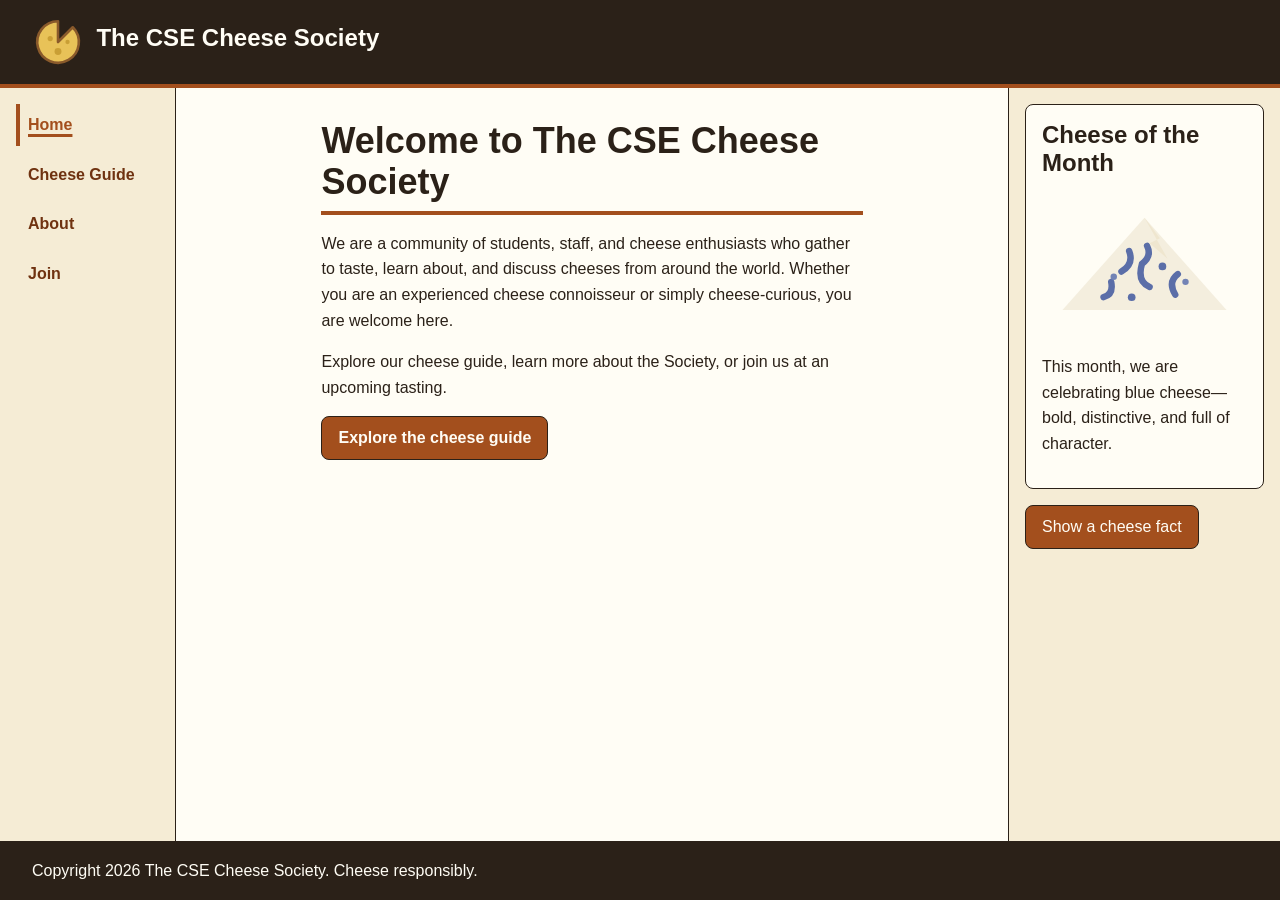
<file: index.html>
<!DOCTYPE html>
<html lang="en">
<head>
  <meta charset="utf-8">
  <meta name="viewport" content="width=device-width, initial-scale=1">
  <meta name="description" content="Meet The CSE Cheese Society and discover this month's featured cheese.">
  <title>Home | The CSE Cheese Society</title>
  <link rel="stylesheet" href="styles/tokens.css">
  <link rel="stylesheet" href="styles/global.css">
  <link rel="stylesheet" href="styles/site.css">
  <link rel="stylesheet" href="styles/home.css">
</head>
<body>
  <header>
    <a href="index.html" aria-label="The CSE Cheese Society home">
      <img src="images/logo.svg" alt="" width="120" height="120">
    </a>
    <p><a href="index.html">The CSE Cheese Society</a></p>
  </header>

  <nav aria-label="Main navigation">
    <ul>
      <li><a href="index.html" aria-current="page">Home</a></li>
      <li><a href="guide/index.html">Cheese Guide</a></li>
      <li><a href="about.html">About</a></li>
      <li><a href="join.html">Join</a></li>
    </ul>
  </nav>

  <main>
    <h1>Welcome to The CSE Cheese Society</h1>

    <p>We are a community of students, staff, and cheese enthusiasts who gather to taste, learn about, and discuss cheeses from around the world. Whether you are an experienced cheese connoisseur or simply cheese-curious, you are welcome here.</p>

    <p>Explore our cheese guide, learn more about the Society, or join us at an upcoming tasting.</p>

    <p class="call-to-action"><a href="guide/index.html">Explore the cheese guide</a></p>
  </main>

  <aside>
    <section>
      <h2>Cheese of the Month</h2>
      <img src="images/cheese-blue.svg" alt="A crumbly wedge of blue cheese with dark veins" width="160" height="120">
      <p>This month, we are celebrating blue cheese—bold, distinctive, and full of character.</p>
    </section>

    <button type="button" commandfor="cheese-fact" command="toggle-popover">Show a cheese fact</button>

    <section id="cheese-fact" popover>
      <h2>Cheese Fact</h2>
      <p>Cheese is one of the world’s oldest prepared foods, with evidence of cheesemaking dating back thousands of years.</p>
    </section>
  </aside>

  <footer>
    <p>Copyright 2026 The CSE Cheese Society. Cheese responsibly.</p>
  </footer>
</body>
</html>
</file>
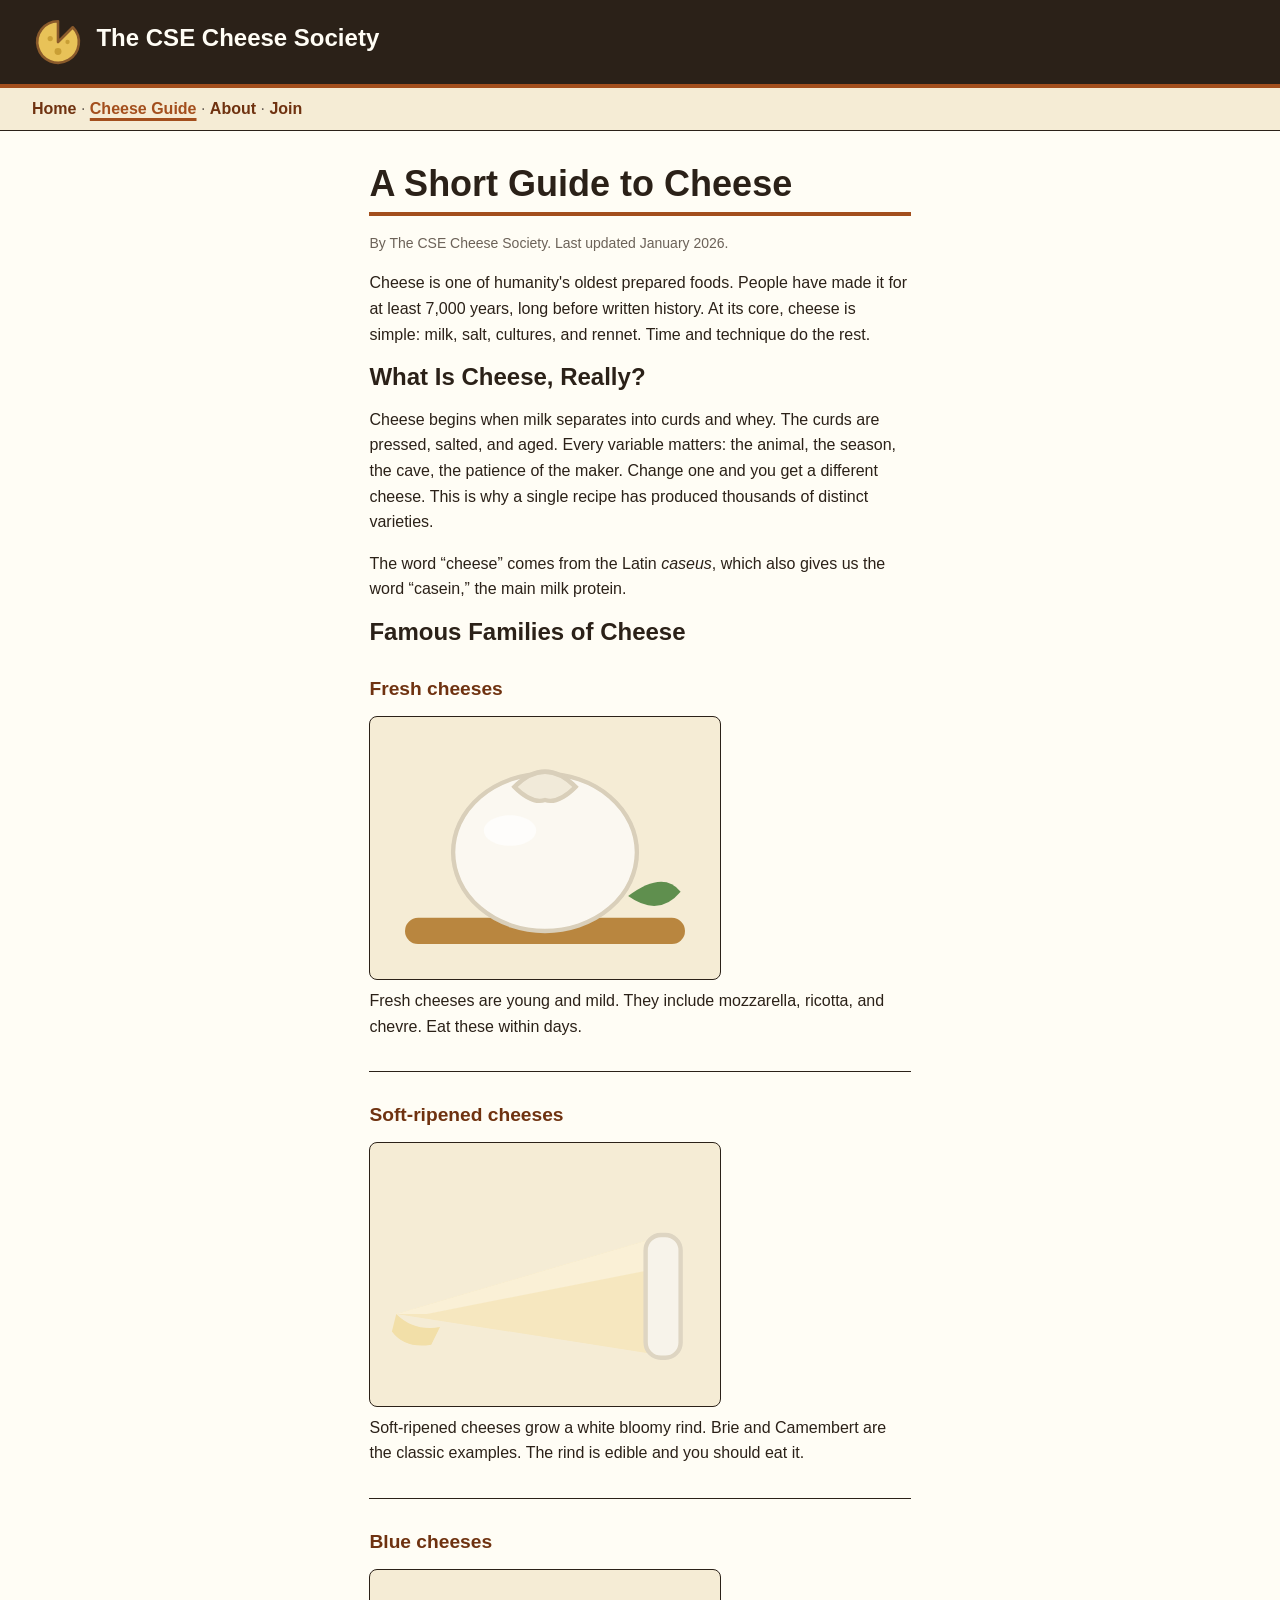
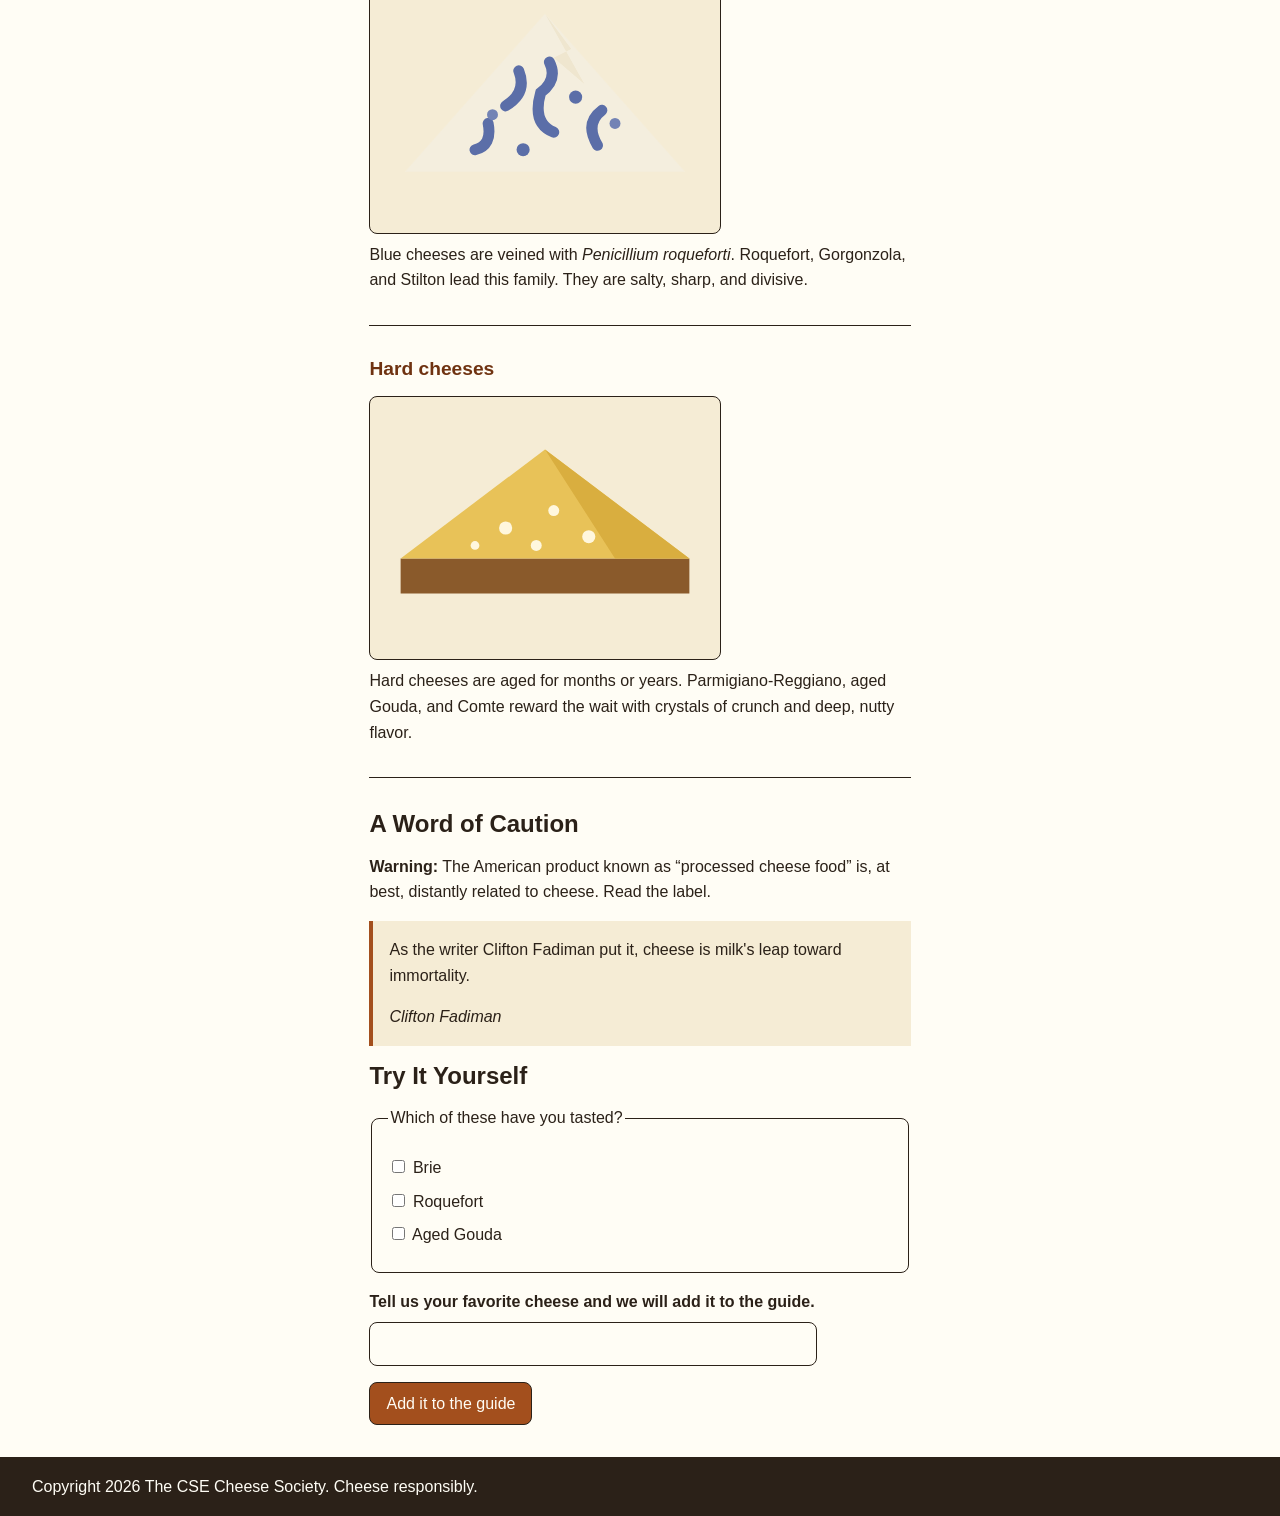
<file: guide/index.html>
<!DOCTYPE html>
<html lang="en">
<head>
  <meta charset="utf-8">
  <meta name="viewport" content="width=device-width, initial-scale=1">
  <meta name="description" content="Read The CSE Cheese Society's short guide to fresh, soft-ripened, blue, and hard cheeses.">
  <title>A Short Guide to Cheese | The CSE Cheese Society</title>
  <link rel="stylesheet" href="../styles/tokens.css">
  <link rel="stylesheet" href="../styles/global.css">
  <link rel="stylesheet" href="../styles/site.css">
  <link rel="stylesheet" href="../styles/guide.css">
</head>
<body>
  <header>
    <a href="../index.html" aria-label="The CSE Cheese Society home">
      <img src="../images/logo.svg" alt="" width="120" height="120">
    </a>
    <p><a href="../index.html">The CSE Cheese Society</a></p>
  </header>

  <nav aria-label="Main navigation">
    <ul>
      <li><a href="../index.html">Home</a></li>
      <li><a href="index.html" aria-current="page">Cheese Guide</a></li>
      <li><a href="../about.html">About</a></li>
      <li><a href="../join.html">Join</a></li>
    </ul>
  </nav>

  <main>
    <h1>A Short Guide to Cheese</h1>
    <p class="byline">By The CSE Cheese Society. Last updated January 2026.</p>

    <p>Cheese is one of humanity's oldest prepared foods. People have made it for at least 7,000 years, long before written history. At its core, cheese is simple: milk, salt, cultures, and rennet. Time and technique do the rest.</p>

    <section>
      <h2>What Is Cheese, Really?</h2>
      <p>Cheese begins when milk separates into curds and whey. The curds are pressed, salted, and aged. Every variable matters: the animal, the season, the cave, the patience of the maker. Change one and you get a different cheese. This is why a single recipe has produced thousands of distinct varieties.</p>
      <p>The word “cheese” comes from the Latin <em>caseus</em>, which also gives us the word “casein,” the main milk protein.</p>
    </section>

    <section>
      <h2>Famous Families of Cheese</h2>

      <article class="family-entry">
        <a href="fresh.html">
          <h3>Fresh cheeses</h3>
          <img class="guide-fresh-image" src="../images/cheese-fresh.svg" alt="A ball of fresh mozzarella on a small board" width="160" height="120" loading="lazy">
        </a>
        <p>Fresh cheeses are young and mild. They include mozzarella, ricotta, and chevre. Eat these within days.</p>
      </article>

      <article class="family-entry">
        <a href="soft.html">
          <h3>Soft-ripened cheeses</h3>
          <img class="guide-soft-image" src="../images/cheese-soft.svg" alt="A wedge of soft-ripened Brie with a bloomy white rind" width="160" height="120" loading="lazy">
        </a>
        <p>Soft-ripened cheeses grow a white bloomy rind. Brie and Camembert are the classic examples. The rind is edible and you should eat it.</p>
      </article>

      <article class="family-entry">
        <a href="blue.html">
          <h3>Blue cheeses</h3>
          <img class="guide-blue-image" src="../images/cheese-blue.svg" alt="A crumbly wedge of blue cheese with dark veins" width="160" height="120" loading="lazy">
        </a>
        <p>Blue cheeses are veined with <em>Penicillium roqueforti</em>. Roquefort, Gorgonzola, and Stilton lead this family. They are salty, sharp, and divisive.</p>
      </article>

      <article class="family-entry">
        <a href="hard.html">
          <h3>Hard cheeses</h3>
          <img class="guide-hard-image" src="../images/cheese-hard.svg" alt="A dense wedge of aged hard cheese with crunchy crystals" width="160" height="120" loading="lazy">
        </a>
        <p>Hard cheeses are aged for months or years. Parmigiano-Reggiano, aged Gouda, and Comte reward the wait with crystals of crunch and deep, nutty flavor.</p>
      </article>
    </section>

    <section>
      <h2>A Word of Caution</h2>
      <p><strong>Warning:</strong> The American product known as “processed cheese food” is, at best, distantly related to cheese. Read the label.</p>
      <blockquote>
        <p>As the writer Clifton Fadiman put it, cheese is milk's leap toward immortality.</p>
        <cite>Clifton Fadiman</cite>
      </blockquote>
    </section>

    <section>
      <h2>Try It Yourself</h2>
      <form action="index.html" method="get">
        <fieldset>
          <legend>Which of these have you tasted?</legend>
          <label><input name="tasted" type="checkbox" value="brie"> Brie</label>
          <label><input name="tasted" type="checkbox" value="roquefort"> Roquefort</label>
          <label><input name="tasted" type="checkbox" value="aged-gouda"> Aged Gouda</label>
        </fieldset>

        <label for="guide-favorite">Tell us your favorite cheese and we will add it to the guide.</label>
        <input id="guide-favorite" name="favorite" type="text">
        <button type="submit">Add it to the guide</button>
      </form>
    </section>
  </main>

  <footer>
    <p>Copyright 2026 The CSE Cheese Society. Cheese responsibly.</p>
  </footer>
</body>
</html>
</file>
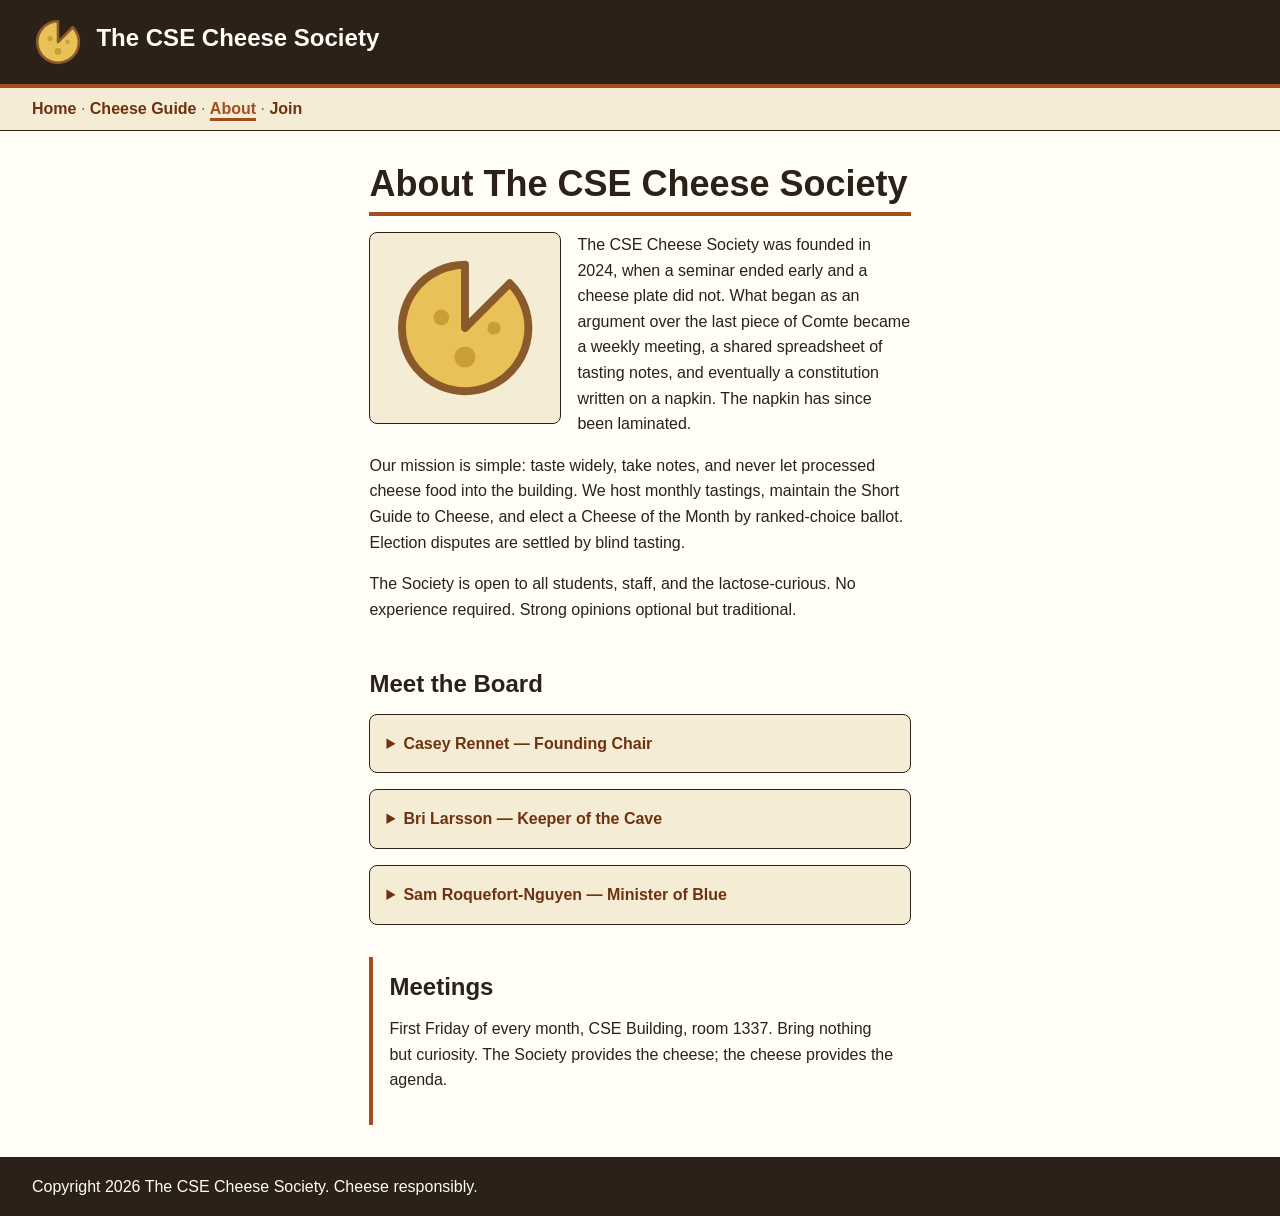
<file: about.html>
<!DOCTYPE html>
<html lang="en">
<head>
  <meta charset="utf-8">
  <meta name="viewport" content="width=device-width, initial-scale=1">
  <meta name="description" content="Learn the history, mission, board, and meeting schedule of The CSE Cheese Society.">
  <title>About | The CSE Cheese Society</title>
  <link rel="stylesheet" href="styles/tokens.css">
  <link rel="stylesheet" href="styles/global.css">
  <link rel="stylesheet" href="styles/site.css">
  <link rel="stylesheet" href="styles/about.css">
</head>
<body>
  <header>
    <a href="index.html" aria-label="The CSE Cheese Society home">
      <img src="images/logo.svg" alt="" width="120" height="120">
    </a>
    <p><a href="index.html">The CSE Cheese Society</a></p>
  </header>

  <nav aria-label="Main navigation">
    <ul>
      <li><a href="index.html">Home</a></li>
      <li><a href="guide/index.html">Cheese Guide</a></li>
      <li><a href="about.html" aria-current="page">About</a></li>
      <li><a href="join.html">Join</a></li>
    </ul>
  </nav>

  <main>
    <h1>About The CSE Cheese Society</h1>

    <figure class="society-mark">
      <img src="images/logo.svg" alt="The CSE Cheese Society logo: a cheese wheel with one wedge cut out" width="120" height="120">
    </figure>

    <p>The CSE Cheese Society was founded in 2024, when a seminar ended early and a cheese plate did not. What began as an argument over the last piece of Comte became a weekly meeting, a shared spreadsheet of tasting notes, and eventually a constitution written on a napkin. The napkin has since been laminated.</p>

    <p>Our mission is simple: taste widely, take notes, and never let processed cheese food into the building. We host monthly tastings, maintain the Short Guide to Cheese, and elect a Cheese of the Month by ranked-choice ballot. Election disputes are settled by blind tasting.</p>

    <p>The Society is open to all students, staff, and the lactose-curious. No experience required. Strong opinions optional but traditional.</p>

    <section class="board">
      <h2>Meet the Board</h2>

      <details>
        <summary>Casey Rennet — Founding Chair</summary>
        <p>Casey once drove four hours for a cheese that turned out to be sold out, and describes the trip as “still worth it.” Responsible for the napkin constitution. Favorite family: hard. Favorite cheese: a five-year Gouda “that changed my life.”</p>
      </details>

      <details>
        <summary>Bri Larsson — Keeper of the Cave</summary>
        <p>Bri manages the Society's aging fridge (a mini-fridge, lovingly mislabeled “THE CAVE”) and its strict humidity log. Favorite family: soft-ripened. Position on rinds: eat them, always, no exceptions.</p>
      </details>

      <details>
        <summary>Sam Roquefort-Nguyen — Minister of Blue</summary>
        <p>Sam claims no relation to the village of Roquefort-sur-Soulzon but has never provided documentation either way. Runs the annual “Blue Cheese Amnesty” where skeptics get one supervised second chance. Favorite cheese: Stilton, at midnight, with port.</p>
      </details>
    </section>

    <section class="meetings">
      <h2>Meetings</h2>
      <p>First Friday of every month, CSE Building, room 1337. Bring nothing but curiosity. The Society provides the cheese; the cheese provides the agenda.</p>
    </section>
  </main>

  <footer>
    <p>Copyright 2026 The CSE Cheese Society. Cheese responsibly.</p>
  </footer>
</body>
</html>
</file>
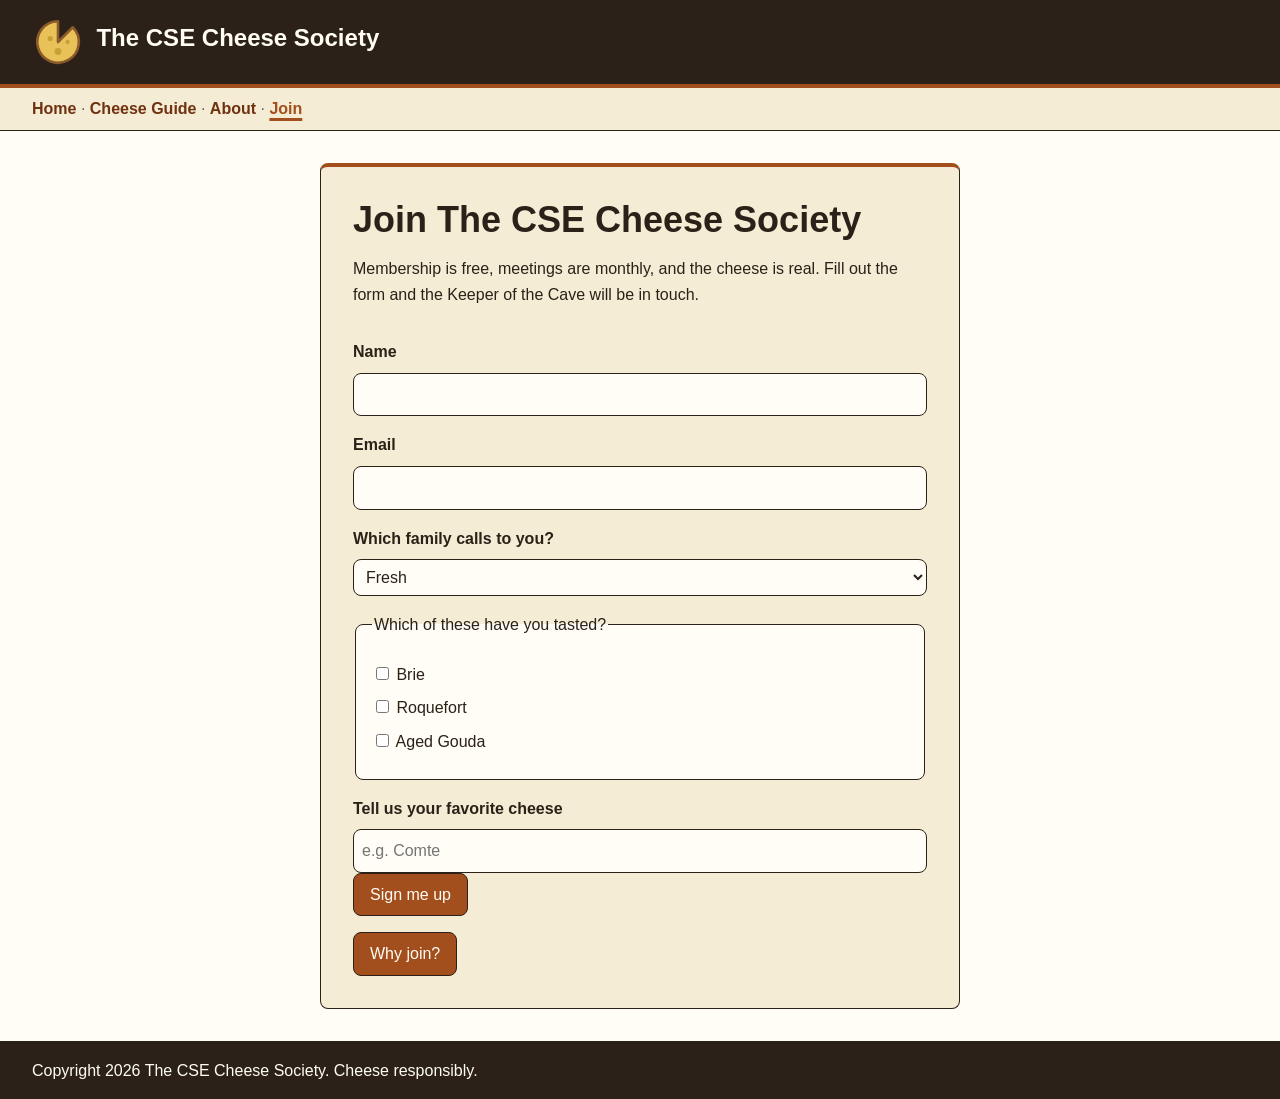
<file: join.html>
<!DOCTYPE html>
<html lang="en">
<head>
  <meta charset="utf-8">
  <meta name="viewport" content="width=device-width, initial-scale=1">
  <meta name="description" content="Join The CSE Cheese Society and share your cheese preferences.">
  <title>Join | The CSE Cheese Society</title>
  <link rel="stylesheet" href="styles/tokens.css">
  <link rel="stylesheet" href="styles/global.css">
  <link rel="stylesheet" href="styles/site.css">
  <link rel="stylesheet" href="styles/join.css">
</head>
<body>
  <header>
    <a href="index.html" aria-label="The CSE Cheese Society home">
      <img src="images/logo.svg" alt="" width="120" height="120">
    </a>
    <p><a href="index.html">The CSE Cheese Society</a></p>
  </header>

  <nav aria-label="Main navigation">
    <ul>
      <li><a href="index.html">Home</a></li>
      <li><a href="guide/index.html">Cheese Guide</a></li>
      <li><a href="about.html">About</a></li>
      <li><a href="join.html" aria-current="page">Join</a></li>
    </ul>
  </nav>

  <main>
    <article class="membership-card">
      <h1>Join The CSE Cheese Society</h1>
      <p>Membership is free, meetings are monthly, and the cheese is real. Fill out the form and the Keeper of the Cave will be in touch.</p>

      <form action="join.html" method="get">
        <label for="member-name">Name</label>
        <input id="member-name" name="name" type="text" autocomplete="name" required>

        <label for="member-email">Email</label>
        <input id="member-email" name="email" type="email" autocomplete="email" required>

        <label for="family-choice">Which family calls to you?</label>
        <select id="family-choice" name="family">
          <option value="fresh">Fresh</option>
          <option value="soft-ripened">Soft-ripened</option>
          <option value="blue">Blue</option>
          <option value="hard">Hard</option>
          <option value="undecided">Undecided — that's why I'm here</option>
        </select>

        <fieldset>
          <legend>Which of these have you tasted?</legend>
          <label><input name="tasted" type="checkbox" value="brie"> Brie</label>
          <label><input name="tasted" type="checkbox" value="roquefort"> Roquefort</label>
          <label><input name="tasted" type="checkbox" value="aged-gouda"> Aged Gouda</label>
        </fieldset>

        <label for="favorite-cheese">Tell us your favorite cheese</label>
        <input id="favorite-cheese" name="favorite" type="text" placeholder="e.g. Comte">

        <button type="submit">Sign me up</button>
      </form>

      <button type="button" commandfor="join-reasons" command="show-modal">Why join?</button>

      <dialog id="join-reasons">
        <h2>Why join?</h2>
        <ul>
          <li>Monthly tastings. The Society buys the cheese. You bring opinions.</li>
          <li>Voting rights in the Cheese of the Month election.</li>
          <li>Access to THE CAVE (a mini-fridge, but a very serious one).</li>
          <li>A laminated membership card featuring the cheese of your choice.</li>
          <li>Amnesty program for recovering blue-cheese skeptics.</li>
        </ul>
        <button type="button" commandfor="join-reasons" command="close">I'm convinced</button>
      </dialog>
    </article>
  </main>

  <footer>
    <p>Copyright 2026 The CSE Cheese Society. Cheese responsibly.</p>
  </footer>
</body>
</html>
</file>
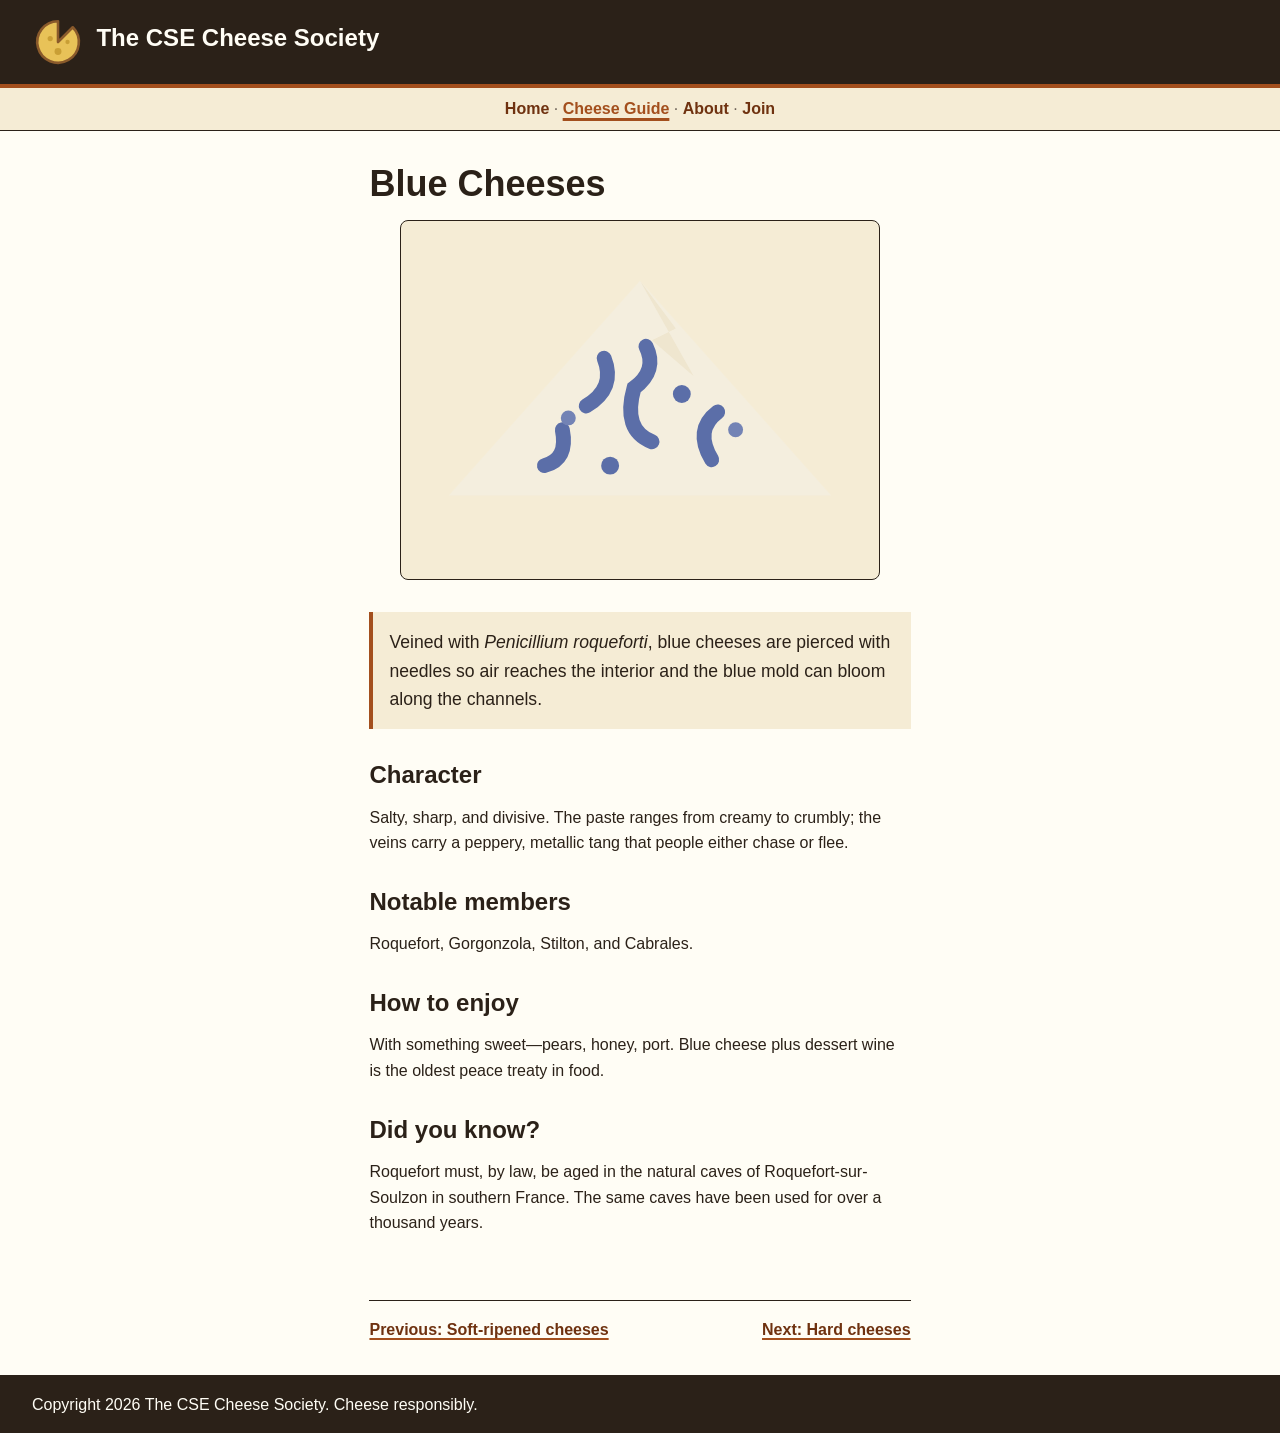
<file: guide/blue.html>
<!DOCTYPE html>
<html lang="en">
<head>
  <meta charset="utf-8">
  <meta name="viewport" content="width=device-width, initial-scale=1">
  <meta name="description" content="Learn the character, notable members, serving ideas, and history of blue cheeses.">
  <title>Blue Cheeses | The CSE Cheese Society</title>
  <link rel="stylesheet" href="../styles/tokens.css">
  <link rel="stylesheet" href="../styles/global.css">
  <link rel="stylesheet" href="../styles/site.css">
  <link rel="stylesheet" href="../styles/family.css">
</head>
<body>
  <header>
    <a href="../index.html" aria-label="The CSE Cheese Society home">
      <img src="../images/logo.svg" alt="" width="120" height="120">
    </a>
    <p><a href="../index.html">The CSE Cheese Society</a></p>
  </header>

  <nav aria-label="Main navigation">
    <ul>
      <li><a href="../index.html">Home</a></li>
      <li><a href="index.html" aria-current="page">Cheese Guide</a></li>
      <li><a href="../about.html">About</a></li>
      <li><a href="../join.html">Join</a></li>
    </ul>
  </nav>

  <main>
    <article>
      <h1>Blue Cheeses</h1>
      <img class="family-hero guide-blue-image" src="../images/cheese-blue.svg" alt="A crumbly wedge of blue cheese with dark veins" width="160" height="120">

      <p class="lede">Veined with <em>Penicillium roqueforti</em>, blue cheeses are pierced with needles so air reaches the interior and the blue mold can bloom along the channels.</p>

      <section>
        <h2>Character</h2>
        <p>Salty, sharp, and divisive. The paste ranges from creamy to crumbly; the veins carry a peppery, metallic tang that people either chase or flee.</p>
      </section>

      <section>
        <h2>Notable members</h2>
        <p>Roquefort, Gorgonzola, Stilton, and Cabrales.</p>
      </section>

      <section>
        <h2>How to enjoy</h2>
        <p>With something sweet—pears, honey, port. Blue cheese plus dessert wine is the oldest peace treaty in food.</p>
      </section>

      <section>
        <h2>Did you know?</h2>
        <p>Roquefort must, by law, be aged in the natural caves of Roquefort-sur-Soulzon in southern France. The same caves have been used for over a thousand years.</p>
      </section>

      <nav class="family-pagination" aria-label="Cheese family pages">
        <ul>
          <li><a href="soft.html">Previous: Soft-ripened cheeses</a></li>
          <li><a href="hard.html">Next: Hard cheeses</a></li>
        </ul>
      </nav>
    </article>
  </main>

  <footer>
    <p>Copyright 2026 The CSE Cheese Society. Cheese responsibly.</p>
  </footer>
</body>
</html>
</file>
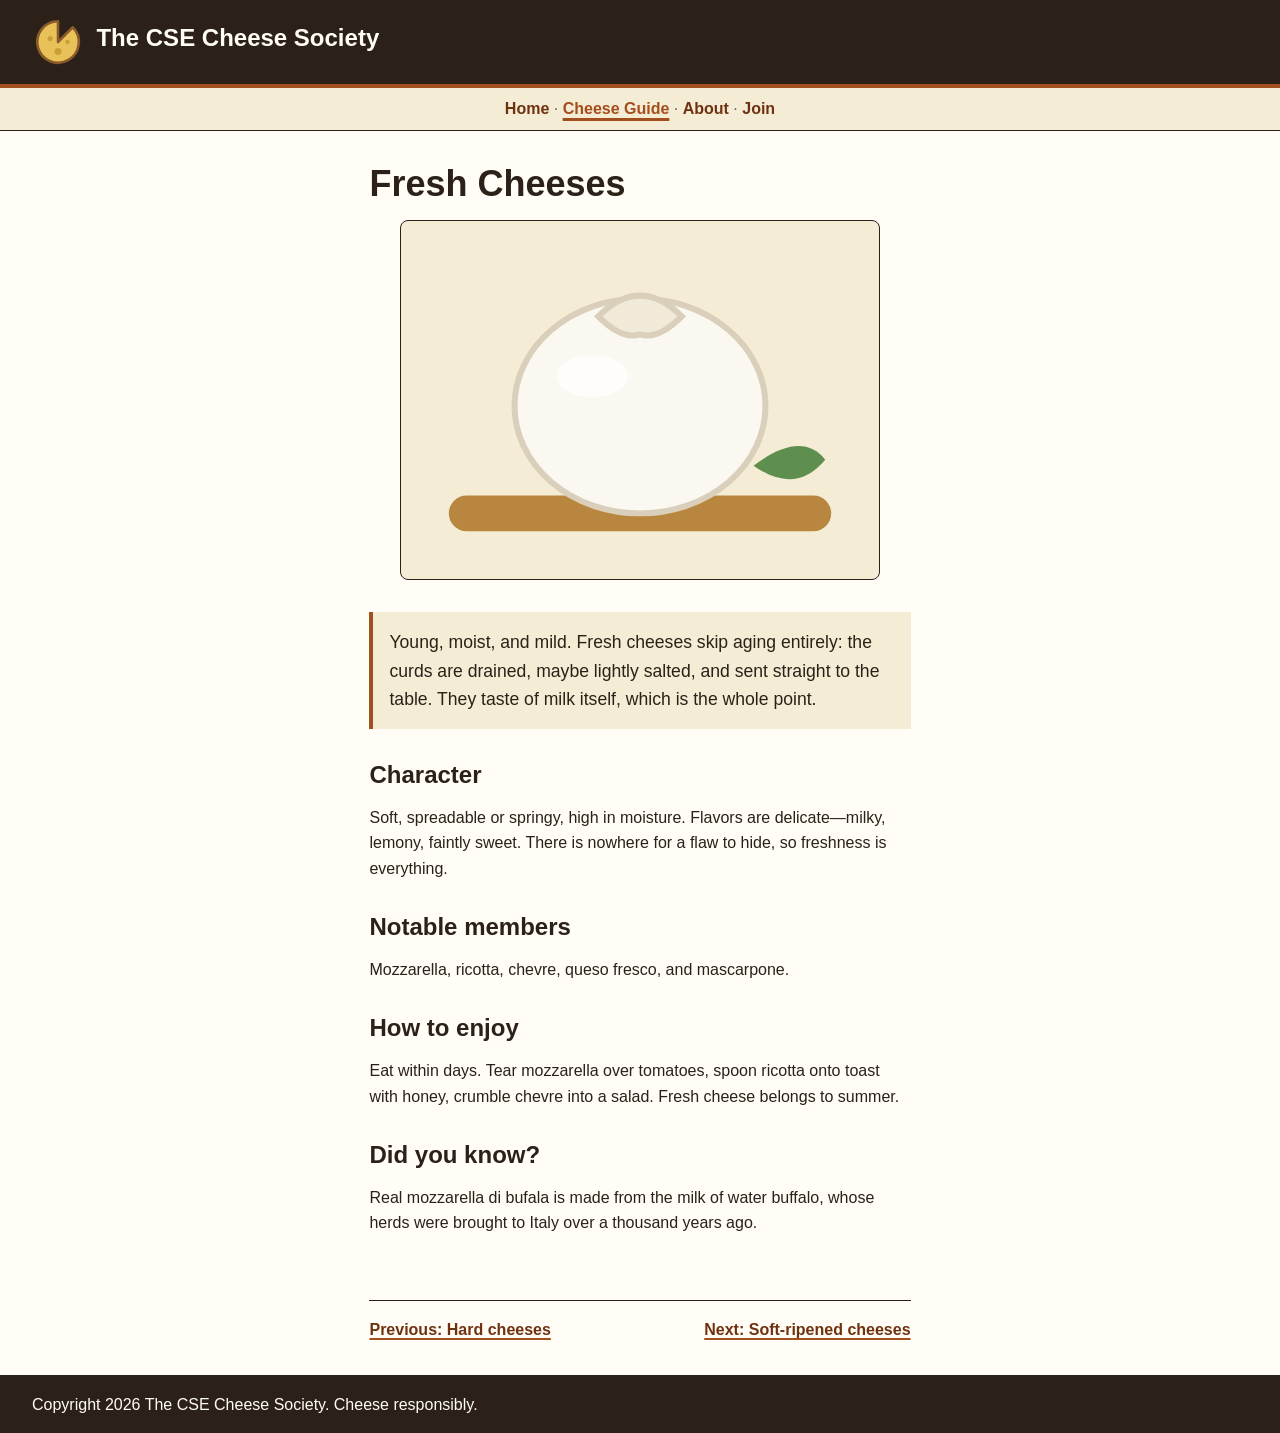
<file: guide/fresh.html>
<!DOCTYPE html>
<html lang="en">
<head>
  <meta charset="utf-8">
  <meta name="viewport" content="width=device-width, initial-scale=1">
  <meta name="description" content="Learn the character, notable members, serving ideas, and history of fresh cheeses.">
  <title>Fresh Cheeses | The CSE Cheese Society</title>
  <link rel="stylesheet" href="../styles/tokens.css">
  <link rel="stylesheet" href="../styles/global.css">
  <link rel="stylesheet" href="../styles/site.css">
  <link rel="stylesheet" href="../styles/family.css">
</head>
<body>
  <header>
    <a href="../index.html" aria-label="The CSE Cheese Society home">
      <img src="../images/logo.svg" alt="" width="120" height="120">
    </a>
    <p><a href="../index.html">The CSE Cheese Society</a></p>
  </header>

  <nav aria-label="Main navigation">
    <ul>
      <li><a href="../index.html">Home</a></li>
      <li><a href="index.html" aria-current="page">Cheese Guide</a></li>
      <li><a href="../about.html">About</a></li>
      <li><a href="../join.html">Join</a></li>
    </ul>
  </nav>

  <main>
    <article>
      <h1>Fresh Cheeses</h1>
      <img class="family-hero guide-fresh-image" src="../images/cheese-fresh.svg" alt="A ball of fresh mozzarella on a small board" width="160" height="120">

      <p class="lede">Young, moist, and mild. Fresh cheeses skip aging entirely: the curds are drained, maybe lightly salted, and sent straight to the table. They taste of milk itself, which is the whole point.</p>

      <section>
        <h2>Character</h2>
        <p>Soft, spreadable or springy, high in moisture. Flavors are delicate—milky, lemony, faintly sweet. There is nowhere for a flaw to hide, so freshness is everything.</p>
      </section>

      <section>
        <h2>Notable members</h2>
        <p>Mozzarella, ricotta, chevre, queso fresco, and mascarpone.</p>
      </section>

      <section>
        <h2>How to enjoy</h2>
        <p>Eat within days. Tear mozzarella over tomatoes, spoon ricotta onto toast with honey, crumble chevre into a salad. Fresh cheese belongs to summer.</p>
      </section>

      <section>
        <h2>Did you know?</h2>
        <p>Real mozzarella di bufala is made from the milk of water buffalo, whose herds were brought to Italy over a thousand years ago.</p>
      </section>

      <nav class="family-pagination" aria-label="Cheese family pages">
        <ul>
          <li><a href="hard.html">Previous: Hard cheeses</a></li>
          <li><a href="soft.html">Next: Soft-ripened cheeses</a></li>
        </ul>
      </nav>
    </article>
  </main>

  <footer>
    <p>Copyright 2026 The CSE Cheese Society. Cheese responsibly.</p>
  </footer>
</body>
</html>
</file>
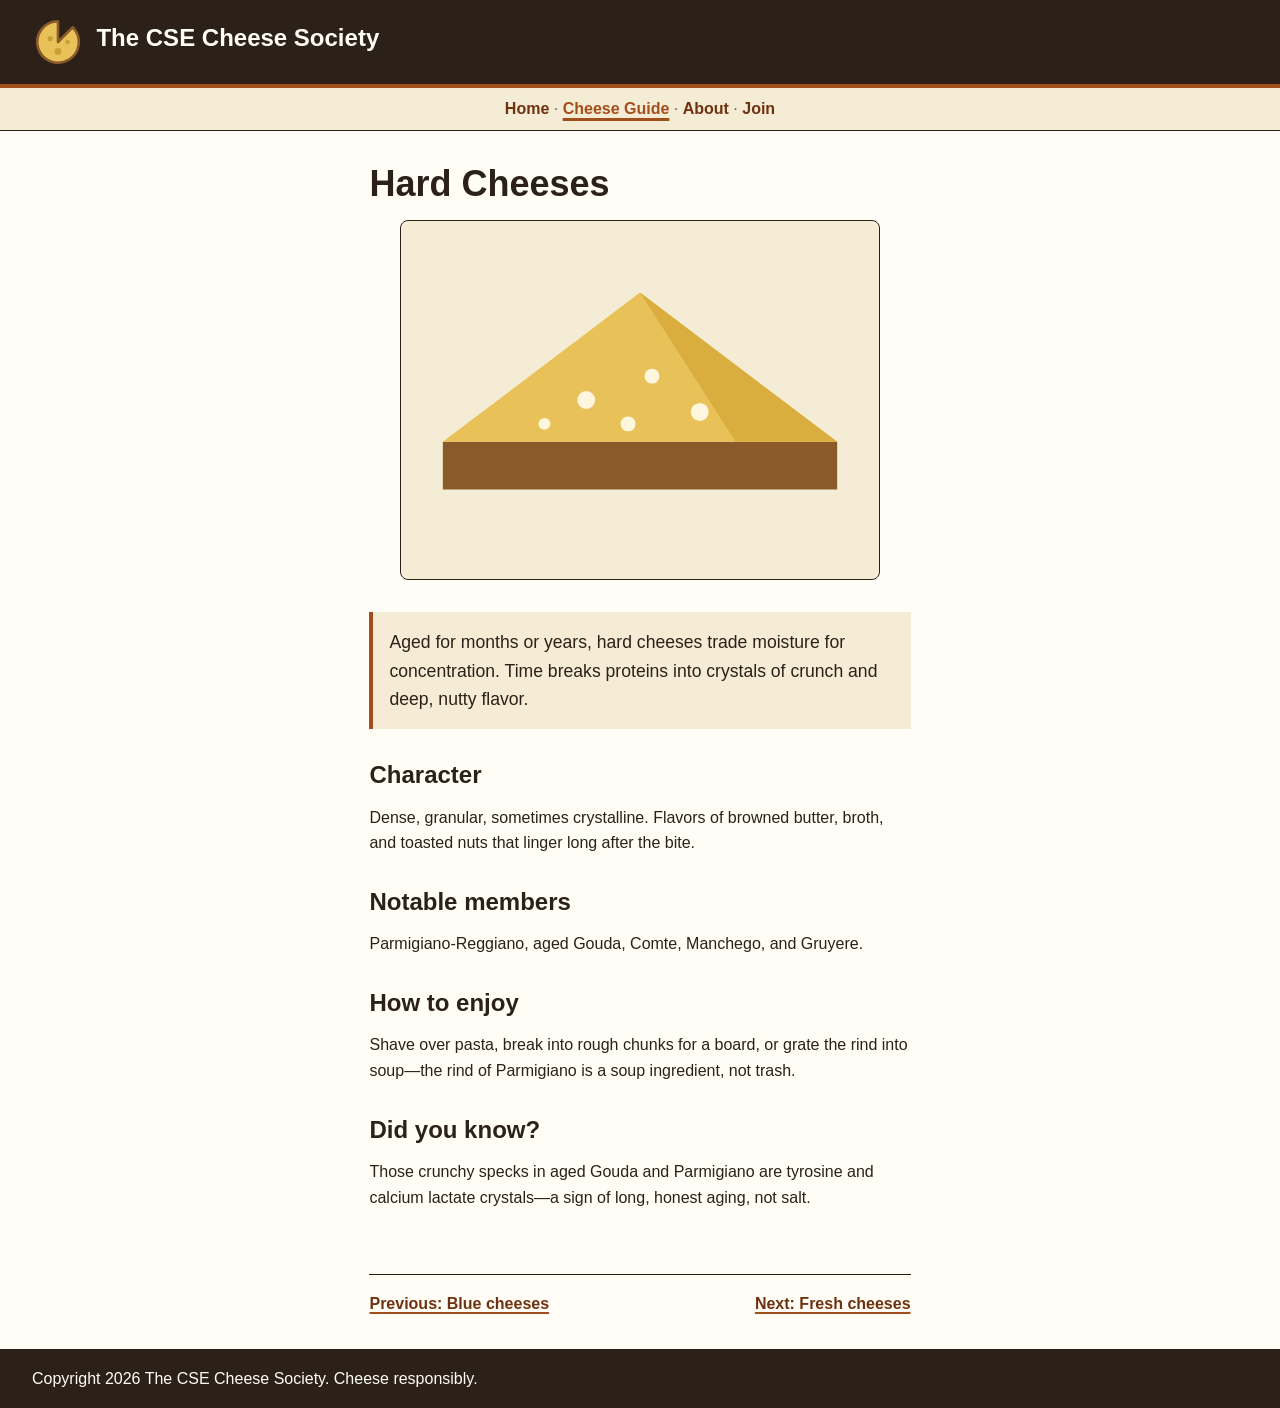
<file: guide/hard.html>
<!DOCTYPE html>
<html lang="en">
<head>
  <meta charset="utf-8">
  <meta name="viewport" content="width=device-width, initial-scale=1">
  <meta name="description" content="Learn the character, notable members, serving ideas, and history of hard cheeses.">
  <title>Hard Cheeses | The CSE Cheese Society</title>
  <link rel="stylesheet" href="../styles/tokens.css">
  <link rel="stylesheet" href="../styles/global.css">
  <link rel="stylesheet" href="../styles/site.css">
  <link rel="stylesheet" href="../styles/family.css">
</head>
<body>
  <header>
    <a href="../index.html" aria-label="The CSE Cheese Society home">
      <img src="../images/logo.svg" alt="" width="120" height="120">
    </a>
    <p><a href="../index.html">The CSE Cheese Society</a></p>
  </header>

  <nav aria-label="Main navigation">
    <ul>
      <li><a href="../index.html">Home</a></li>
      <li><a href="index.html" aria-current="page">Cheese Guide</a></li>
      <li><a href="../about.html">About</a></li>
      <li><a href="../join.html">Join</a></li>
    </ul>
  </nav>

  <main>
    <article>
      <h1>Hard Cheeses</h1>
      <img class="family-hero guide-hard-image" src="../images/cheese-hard.svg" alt="A dense wedge of aged hard cheese with crunchy crystals" width="160" height="120">

      <p class="lede">Aged for months or years, hard cheeses trade moisture for concentration. Time breaks proteins into crystals of crunch and deep, nutty flavor.</p>

      <section>
        <h2>Character</h2>
        <p>Dense, granular, sometimes crystalline. Flavors of browned butter, broth, and toasted nuts that linger long after the bite.</p>
      </section>

      <section>
        <h2>Notable members</h2>
        <p>Parmigiano-Reggiano, aged Gouda, Comte, Manchego, and Gruyere.</p>
      </section>

      <section>
        <h2>How to enjoy</h2>
        <p>Shave over pasta, break into rough chunks for a board, or grate the rind into soup—the rind of Parmigiano is a soup ingredient, not trash.</p>
      </section>

      <section>
        <h2>Did you know?</h2>
        <p>Those crunchy specks in aged Gouda and Parmigiano are tyrosine and calcium lactate crystals—a sign of long, honest aging, not salt.</p>
      </section>

      <nav class="family-pagination" aria-label="Cheese family pages">
        <ul>
          <li><a href="blue.html">Previous: Blue cheeses</a></li>
          <li><a href="fresh.html">Next: Fresh cheeses</a></li>
        </ul>
      </nav>
    </article>
  </main>

  <footer>
    <p>Copyright 2026 The CSE Cheese Society. Cheese responsibly.</p>
  </footer>
</body>
</html>
</file>
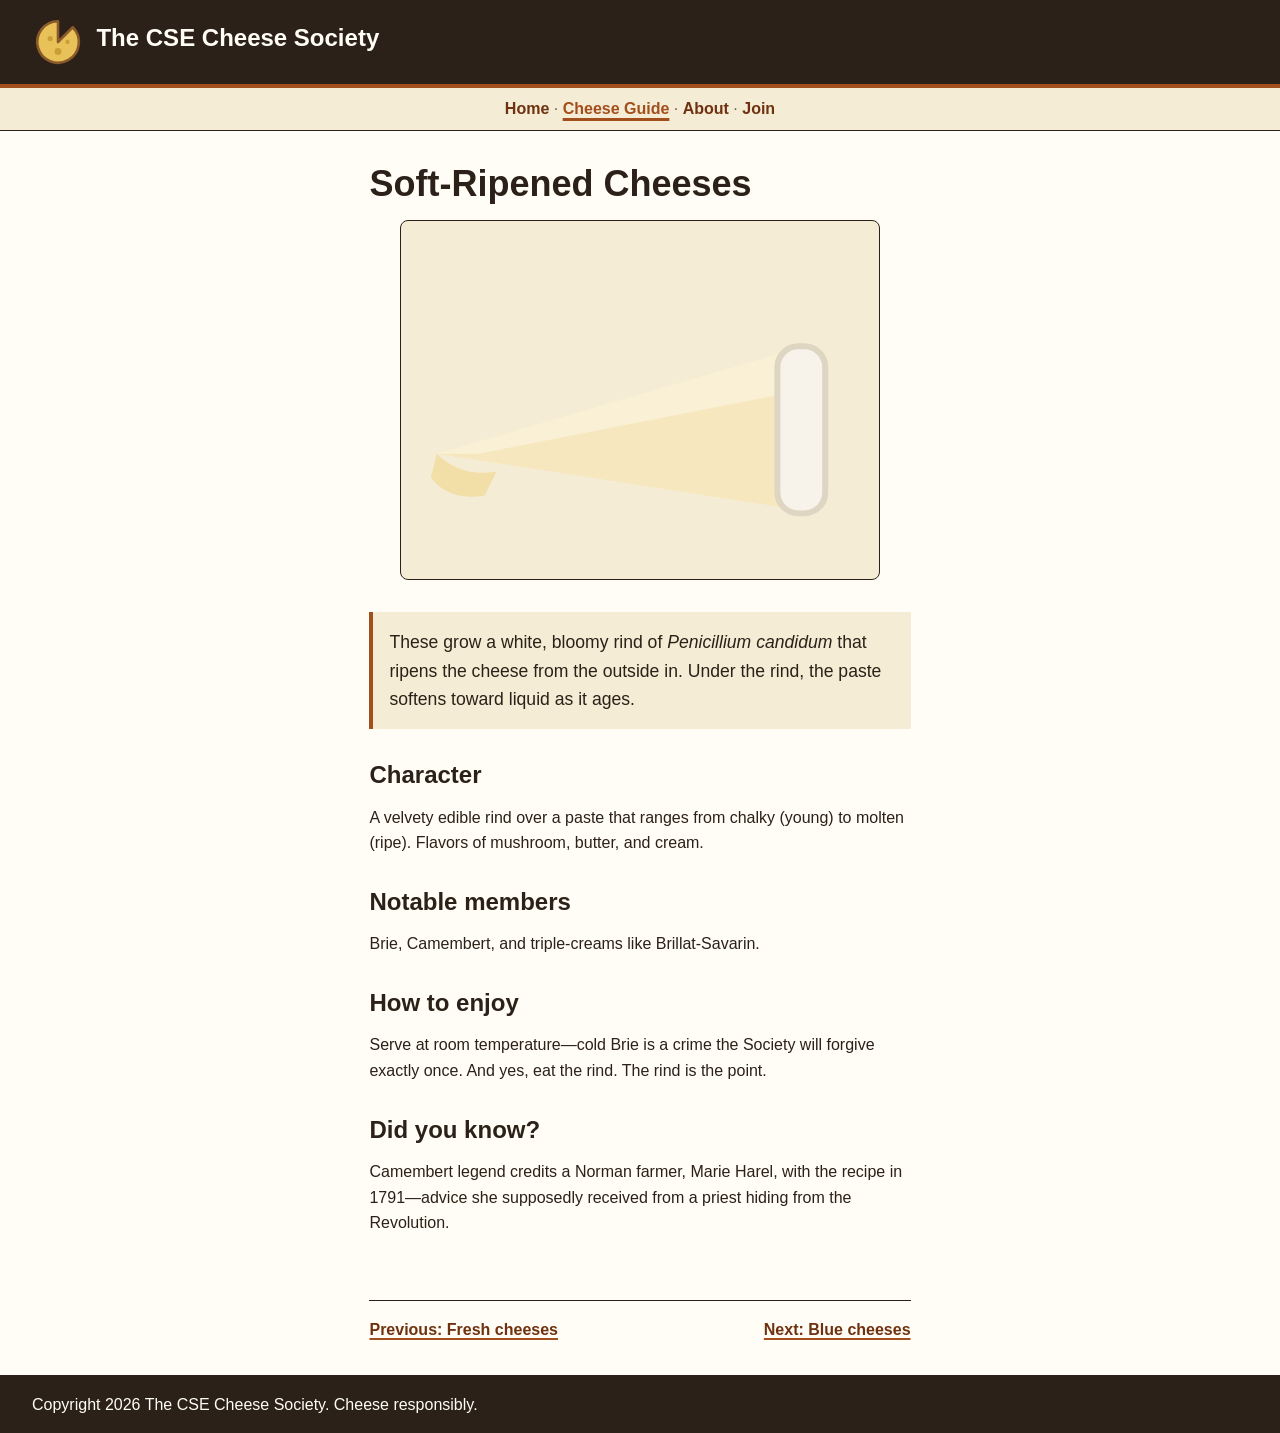
<file: guide/soft.html>
<!DOCTYPE html>
<html lang="en">
<head>
  <meta charset="utf-8">
  <meta name="viewport" content="width=device-width, initial-scale=1">
  <meta name="description" content="Learn the character, notable members, serving ideas, and history of soft-ripened cheeses.">
  <title>Soft-Ripened Cheeses | The CSE Cheese Society</title>
  <link rel="stylesheet" href="../styles/tokens.css">
  <link rel="stylesheet" href="../styles/global.css">
  <link rel="stylesheet" href="../styles/site.css">
  <link rel="stylesheet" href="../styles/family.css">
</head>
<body>
  <header>
    <a href="../index.html" aria-label="The CSE Cheese Society home">
      <img src="../images/logo.svg" alt="" width="120" height="120">
    </a>
    <p><a href="../index.html">The CSE Cheese Society</a></p>
  </header>

  <nav aria-label="Main navigation">
    <ul>
      <li><a href="../index.html">Home</a></li>
      <li><a href="index.html" aria-current="page">Cheese Guide</a></li>
      <li><a href="../about.html">About</a></li>
      <li><a href="../join.html">Join</a></li>
    </ul>
  </nav>

  <main>
    <article>
      <h1>Soft-Ripened Cheeses</h1>
      <img class="family-hero guide-soft-image" src="../images/cheese-soft.svg" alt="A wedge of soft-ripened Brie with a bloomy white rind" width="160" height="120">

      <p class="lede">These grow a white, bloomy rind of <em>Penicillium candidum</em> that ripens the cheese from the outside in. Under the rind, the paste softens toward liquid as it ages.</p>

      <section>
        <h2>Character</h2>
        <p>A velvety edible rind over a paste that ranges from chalky (young) to molten (ripe). Flavors of mushroom, butter, and cream.</p>
      </section>

      <section>
        <h2>Notable members</h2>
        <p>Brie, Camembert, and triple-creams like Brillat-Savarin.</p>
      </section>

      <section>
        <h2>How to enjoy</h2>
        <p>Serve at room temperature—cold Brie is a crime the Society will forgive exactly once. And yes, eat the rind. The rind is the point.</p>
      </section>

      <section>
        <h2>Did you know?</h2>
        <p>Camembert legend credits a Norman farmer, Marie Harel, with the recipe in 1791—advice she supposedly received from a priest hiding from the Revolution.</p>
      </section>

      <nav class="family-pagination" aria-label="Cheese family pages">
        <ul>
          <li><a href="fresh.html">Previous: Fresh cheeses</a></li>
          <li><a href="blue.html">Next: Blue cheeses</a></li>
        </ul>
      </nav>
    </article>
  </main>

  <footer>
    <p>Copyright 2026 The CSE Cheese Society. Cheese responsibly.</p>
  </footer>
</body>
</html>
</file>
<file: styles/tokens.css>
:root {
  --ink: #2b2118;
  --paper: #fffdf5;
  --panel: #f5ecd5;
  --accent: #a34f1d;
  --accent-strong: #6f3210;
  --cheese: #f0c84b;
  --muted: #6c6258;
  --space-1: 0.5rem;
  --space-2: 1rem;
  --space-3: 2rem;
  --space-4: 4rem;
  --border-width: 1px;
  --rule-width: 4px;
  --border-style: solid;
  --border: var(--border-width) var(--border-style) var(--ink);
  --rule: var(--rule-width) var(--border-style) var(--accent);
  --radius: 0.5rem;
  --text-s: 0.875rem;
  --text-m: 1rem;
  --text-l: 1.5rem;
  --text-xl: 2.25rem;
  --measure: 68ch;
  --page-width: 78rem;
}
</file>
<file: styles/global.css>
@layer reset, base;

@layer reset {
  * {
    box-sizing: border-box;
  }

  body,
  figure,
  blockquote {
    margin: 0;
  }
}

@layer base {
  body {
    background: var(--paper);
    color: var(--ink);
    font-family: "Helvetica Neue", Helvetica, Arial, sans-serif;
    font-size: var(--text-m);
    line-height: 1.6;
  }

  h1,
  h2,
  h3 {
    margin-block: 0 var(--space-2);
    line-height: 1.15;
  }

  h1 {
    font-size: var(--text-xl);
  }

  h2 {
    font-size: var(--text-l);
  }

  h3 {
    font-size: 1.2rem;
  }

  p {
    margin-block: 0 var(--space-2);
  }

  a {
    color: var(--accent-strong);
    text-decoration-color: var(--accent);
    text-decoration-thickness: 0.12rem;
    text-underline-offset: 0.18rem;
  }

  a:hover {
    color: var(--accent);
  }

  button,
  input,
  select {
    color: inherit;
    font: inherit;
  }

  small,
  figcaption {
    color: var(--muted);
    font-size: var(--text-s);
  }
}
</file>
<file: styles/site.css>
body > header {
  padding: var(--space-2) var(--space-3);
  border-block-end: var(--rule);
  background: var(--ink);
  color: var(--paper);
}

body > header img {
  inline-size: 3.25rem;
  block-size: 3.25rem;
  vertical-align: middle;
}

body > header p {
  display: inline;
  margin-inline-start: var(--space-1);
  font-size: var(--text-l);
  font-weight: 700;
}

body > header a {
  color: var(--paper);
  text-decoration: none;
}

body > nav {
  padding: var(--space-1) var(--space-3);
  border-block-end: var(--border);
  background: var(--panel);
}

body > nav ul {
  margin: 0;
  padding: 0;
  list-style: none;
}

body > nav li {
  display: inline;
}

body > nav li + li::before {
  content: " · ";
  color: var(--muted);
}

body > nav a {
  padding-block: var(--space-1);
  font-weight: 700;
  text-decoration: none;
}

body > nav a[aria-current="page"] {
  color: var(--accent);
  text-decoration: underline;
  text-decoration-thickness: 0.18rem;
  text-underline-offset: 0.25rem;
}

body > footer {
  padding: var(--space-2) var(--space-3);
  border-block-start: var(--border);
  background: var(--ink);
  color: var(--paper);
}

body > footer p {
  margin: 0;
}

:focus-visible {
  outline: var(--rule);
  outline-offset: 0.2rem;
}

@media (prefers-reduced-motion: no-preference) {
  @view-transition {
    navigation: auto;
  }
}
</file>
<file: styles/home.css>
body {
  display: grid;
  grid-template-areas:
    "header header header"
    "nav main aside"
    "footer footer footer";
  grid-template-columns: 11rem minmax(0, 1fr) 17rem;
  grid-template-rows: auto 1fr auto;
  min-block-size: 100svh;
}

body > header {
  grid-area: header;
}

body > nav {
  grid-area: nav;
  padding: var(--space-2);
  border-inline-end: var(--border);
  border-block-end: 0;
}

body > nav li {
  display: block;
  margin-block-end: var(--space-1);
}

body > nav li + li::before {
  content: none;
}

body > nav a {
  display: block;
  padding: var(--space-1);
  border-inline-start: var(--rule-width) solid transparent;
}

body > nav a:hover,
body > nav a[aria-current="page"] {
  border-inline-start-color: var(--accent);
}

body > main {
  grid-area: main;
  inline-size: 100%;
  max-inline-size: var(--measure);
  margin-inline: auto;
  padding: var(--space-3);
}

body > main h1 {
  padding-block-end: var(--space-1);
  border-block-end: var(--rule);
}

.call-to-action a {
  display: inline-block;
  padding: var(--space-1) var(--space-2);
  border: var(--border);
  border-radius: var(--radius);
  background: var(--accent);
  color: var(--paper);
  font-weight: 700;
  text-decoration: none;
}

.call-to-action a:hover {
  background: var(--accent-strong);
  color: var(--paper);
}

body > aside {
  grid-area: aside;
  padding: var(--space-2);
  border-inline-start: var(--border);
  background: var(--panel);
}

body > aside img {
  display: block;
  inline-size: 100%;
  block-size: auto;
  margin-block-end: var(--space-1);
}

body > aside section:first-child {
  margin-block-end: var(--space-2);
  padding: var(--space-2);
  border: var(--border);
  border-radius: var(--radius);
  background: var(--paper);
}

body > aside > button,
[popover] button {
  padding: var(--space-1) var(--space-2);
  border: var(--border);
  border-radius: var(--radius);
  background: var(--accent);
  color: var(--paper);
  cursor: pointer;
}

body > aside > button:hover,
[popover] button:hover {
  background: var(--accent-strong);
}

[popover] {
  max-inline-size: 28rem;
  padding: var(--space-3);
  border: var(--rule);
  border-radius: var(--radius);
  background: var(--paper);
  color: var(--ink);
}

[popover]::backdrop {
  background: rgb(43 33 24 / 45%);
}

body > footer {
  grid-area: footer;
}

@media (max-width: 40rem) {
  body {
    grid-template-areas:
      "header"
      "nav"
      "main"
      "aside"
      "footer";
    grid-template-columns: minmax(0, 1fr);
    grid-template-rows: auto auto 1fr auto auto;
  }

  body > nav,
  body > aside {
    border-inline: 0;
    border-block-end: var(--border);
  }

  body > nav li {
    display: inline;
    margin: 0;
  }

  body > nav li + li::before {
    content: " · ";
  }

  body > nav a {
    display: inline;
    padding: 0;
    border: 0;
  }

  body > main {
    padding: var(--space-2);
  }
}
</file>
<file: styles/guide.css>
body > main {
  max-inline-size: var(--measure);
  margin-inline: auto;
  padding: var(--space-3);
}

body > main h1 {
  padding-block-end: var(--space-1);
  border-block-end: var(--rule);
}

.byline {
  color: var(--muted);
  font-size: var(--text-s);
}

.family-entry {
  margin-block: var(--space-3);
  padding-block-end: var(--space-2);
  border-block-end: var(--border);
}

.family-entry > a {
  display: block;
  text-decoration: none;
}

.family-entry img {
  display: block;
  inline-size: min(100%, 22rem);
  block-size: auto;
  margin-block: var(--space-1);
  border: var(--border);
  border-radius: var(--radius);
  background: var(--panel);
}

.guide-fresh-image {
  view-transition-name: fresh-cheese;
}

.guide-soft-image {
  view-transition-name: soft-cheese;
}

.guide-blue-image {
  view-transition-name: blue-cheese;
}

.guide-hard-image {
  view-transition-name: hard-cheese;
}

blockquote {
  margin-block: var(--space-2);
  padding: var(--space-2);
  border-inline-start: var(--rule);
  background: var(--panel);
}

fieldset {
  margin-block: var(--space-2);
  padding: var(--space-2);
  border: var(--border);
  border-radius: var(--radius);
}

fieldset label {
  display: block;
  margin-block: var(--space-1);
}

form > label {
  display: block;
  margin-block-end: var(--space-1);
  font-weight: 700;
}

input[type="text"] {
  inline-size: 100%;
  max-inline-size: 28rem;
  padding: var(--space-1);
  border: var(--border);
  border-radius: var(--radius);
  background: var(--paper);
}

form button {
  margin-block-start: var(--space-2);
  padding: var(--space-1) var(--space-2);
  border: var(--border);
  border-radius: var(--radius);
  background: var(--accent);
  color: var(--paper);
  cursor: pointer;
}

form button:hover {
  background: var(--accent-strong);
}

@media (max-width: 40rem) {
  body > main {
    padding: var(--space-2);
  }
}
</file>
<file: styles/about.css>
body > main {
  max-inline-size: var(--measure);
  margin-inline: auto;
  padding: var(--space-3);
}

body > main h1 {
  padding-block-end: var(--space-1);
  border-block-end: var(--rule);
}

.society-mark {
  float: left;
  inline-size: 12rem;
  margin: 0 var(--space-2) var(--space-1) 0;
  padding: var(--space-2);
  border: var(--border);
  border-radius: var(--radius);
  background: var(--panel);
}

.society-mark img {
  display: block;
  inline-size: 100%;
  block-size: auto;
}

.board {
  clear: both;
  padding-block-start: var(--space-3);
}

details {
  margin-block: var(--space-2);
  padding: var(--space-2);
  border: var(--border);
  border-radius: var(--radius);
  background: var(--panel);
}

summary {
  color: var(--accent-strong);
  font-weight: 700;
  cursor: pointer;
}

details p {
  margin-block-start: var(--space-2);
}

.meetings {
  margin-block-start: var(--space-3);
  padding: var(--space-2);
  border-inline-start: var(--rule);
}

@media (max-width: 32rem) {
  body > main {
    padding: var(--space-2);
  }

  .society-mark {
    float: none;
    inline-size: min(100%, 14rem);
    margin: 0 auto var(--space-2);
  }
}
</file>
<file: styles/join.css>
body {
  display: flex;
  flex-direction: column;
  min-block-size: 100svh;
}

body > main {
  flex: 1;
  display: flex;
  justify-content: center;
  align-items: center;
  padding: var(--space-3);
}

.membership-card {
  inline-size: min(100%, 40rem);
  padding: var(--space-3);
  border: var(--border);
  border-block-start: var(--rule);
  border-radius: var(--radius);
  background: var(--panel);
}

form {
  margin-block-start: var(--space-3);
}

form > label {
  display: block;
  margin-block-start: var(--space-2);
  font-weight: 700;
}

input[type="text"],
input[type="email"],
select {
  inline-size: 100%;
  margin-block-start: var(--space-1);
  padding: var(--space-1);
  border: var(--border);
  border-radius: var(--radius);
  background: var(--paper);
}

fieldset {
  margin-block: var(--space-2);
  padding: var(--space-2);
  border: var(--border);
  border-radius: var(--radius);
  background: var(--paper);
}

fieldset label {
  display: block;
  margin-block: var(--space-1);
}

form button,
.membership-card > button,
dialog button {
  padding: var(--space-1) var(--space-2);
  border: var(--border);
  border-radius: var(--radius);
  background: var(--accent);
  color: var(--paper);
  cursor: pointer;
}

form button:hover,
.membership-card > button:hover,
dialog button:hover {
  background: var(--accent-strong);
}

.membership-card > button {
  margin-block-start: var(--space-2);
}

dialog {
  max-inline-size: 34rem;
  padding: var(--space-3);
  border: var(--rule);
  border-radius: var(--radius);
  background: var(--paper);
  color: var(--ink);
}

dialog::backdrop {
  background: rgb(43 33 24 / 45%);
}

@media (max-width: 40rem) {
  body > main {
    align-items: flex-start;
    padding: var(--space-2);
  }

  .membership-card {
    padding: var(--space-2);
  }
}
</file>
<file: styles/family.css>
body {
  display: grid;
  grid-template-areas:
    "header"
    "nav"
    "main"
    "footer";
  grid-template-rows: auto auto 1fr auto;
  min-block-size: 100svh;
}

body > header {
  grid-area: header;
}

body > nav {
  grid-area: nav;
  text-align: center;
}

body > main {
  grid-area: main;
  inline-size: 100%;
  max-inline-size: var(--measure);
  margin-inline: auto;
  padding: var(--space-3);
}

body > footer {
  grid-area: footer;
}

.family-hero {
  display: block;
  inline-size: min(100%, 30rem);
  block-size: auto;
  margin: 0 auto var(--space-3);
  border: var(--border);
  border-radius: var(--radius);
  background: var(--panel);
}

.guide-fresh-image {
  view-transition-name: fresh-cheese;
}

.guide-soft-image {
  view-transition-name: soft-cheese;
}

.guide-blue-image {
  view-transition-name: blue-cheese;
}

.guide-hard-image {
  view-transition-name: hard-cheese;
}

.lede {
  padding: var(--space-2);
  border-inline-start: var(--rule);
  background: var(--panel);
  font-size: 1.1rem;
}

body > main section {
  margin-block-start: var(--space-3);
}

.family-pagination {
  margin-block-start: var(--space-4);
  padding-block-start: var(--space-2);
  border-block-start: var(--border);
}

.family-pagination ul {
  display: flex;
  justify-content: space-between;
  gap: var(--space-2);
  margin: 0;
  padding: 0;
  list-style: none;
}

.family-pagination a {
  font-weight: 700;
}

@media (max-width: 40rem) {
  body > main {
    padding: var(--space-2);
  }

  .family-pagination ul {
    flex-direction: column;
  }
}
</file>
